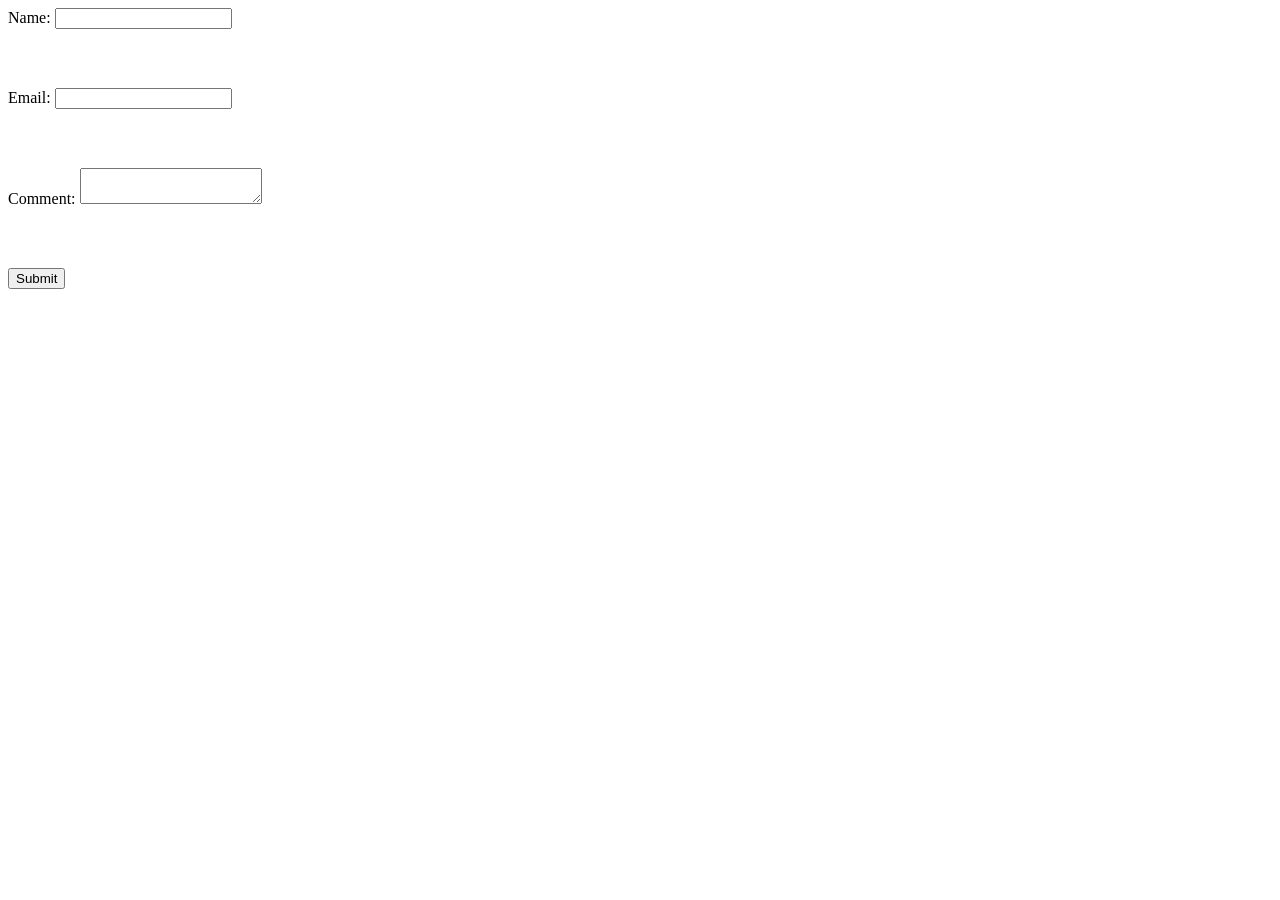
<file: index.html>
<!DOCTYPE html>
<html lang="en">
<head>
    <meta charset="UTF-8">
    <meta name="viewport" content="width=device-width, initial-scale=1.0">
    <title>Document</title>
    <style>
        .error {
            color: red;
            display: block;
            min-height: 1.2em;
            margin-top: 4px;
        }

        .invalid {
            border: 2px solid red;
        }
    </style>
</head>
<body>
    <form id="myForm" novalidate>
        <label for="name">Name:</label>
        <input type="text" id="name" name="name" autocomplete="name" aria-describedby="nameError">
        <span id="nameError" class="error" aria-live="polite"></span>
        <br><br>

        <label for="email">Email:</label>
        <input type="email" id="email" name="email" autocomplete="email" aria-describedby="emailError">
        <span id="emailError" class="error" aria-live="polite"></span>
        <br><br>

        <label for="comment">Comment:</label>
        <textarea id="comment" name="comment" aria-describedby="commentError"></textarea>
        <span id="commentError" class="error" aria-live="polite"></span>
        <br><br>

        <button type="submit">Submit</button>
    </form>

    <script src="script.js"></script>
</body>
</html>
</file>
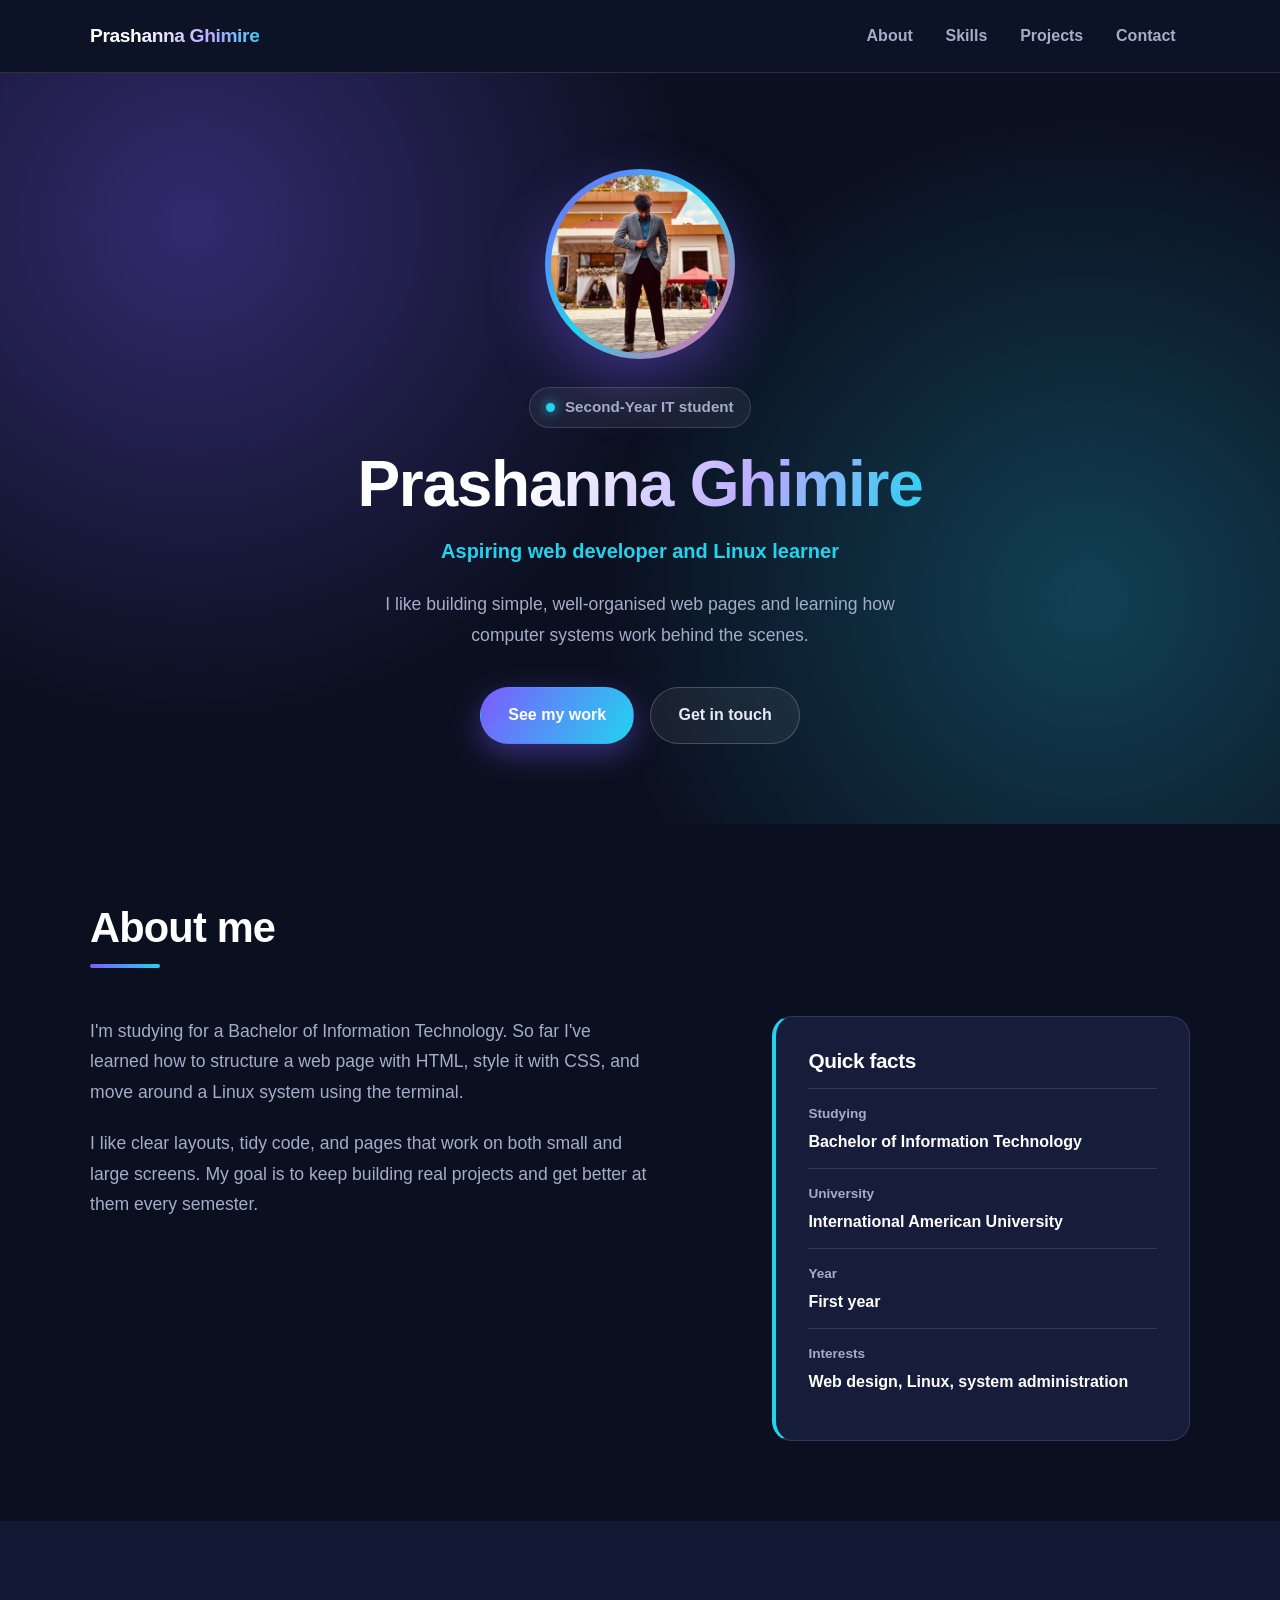
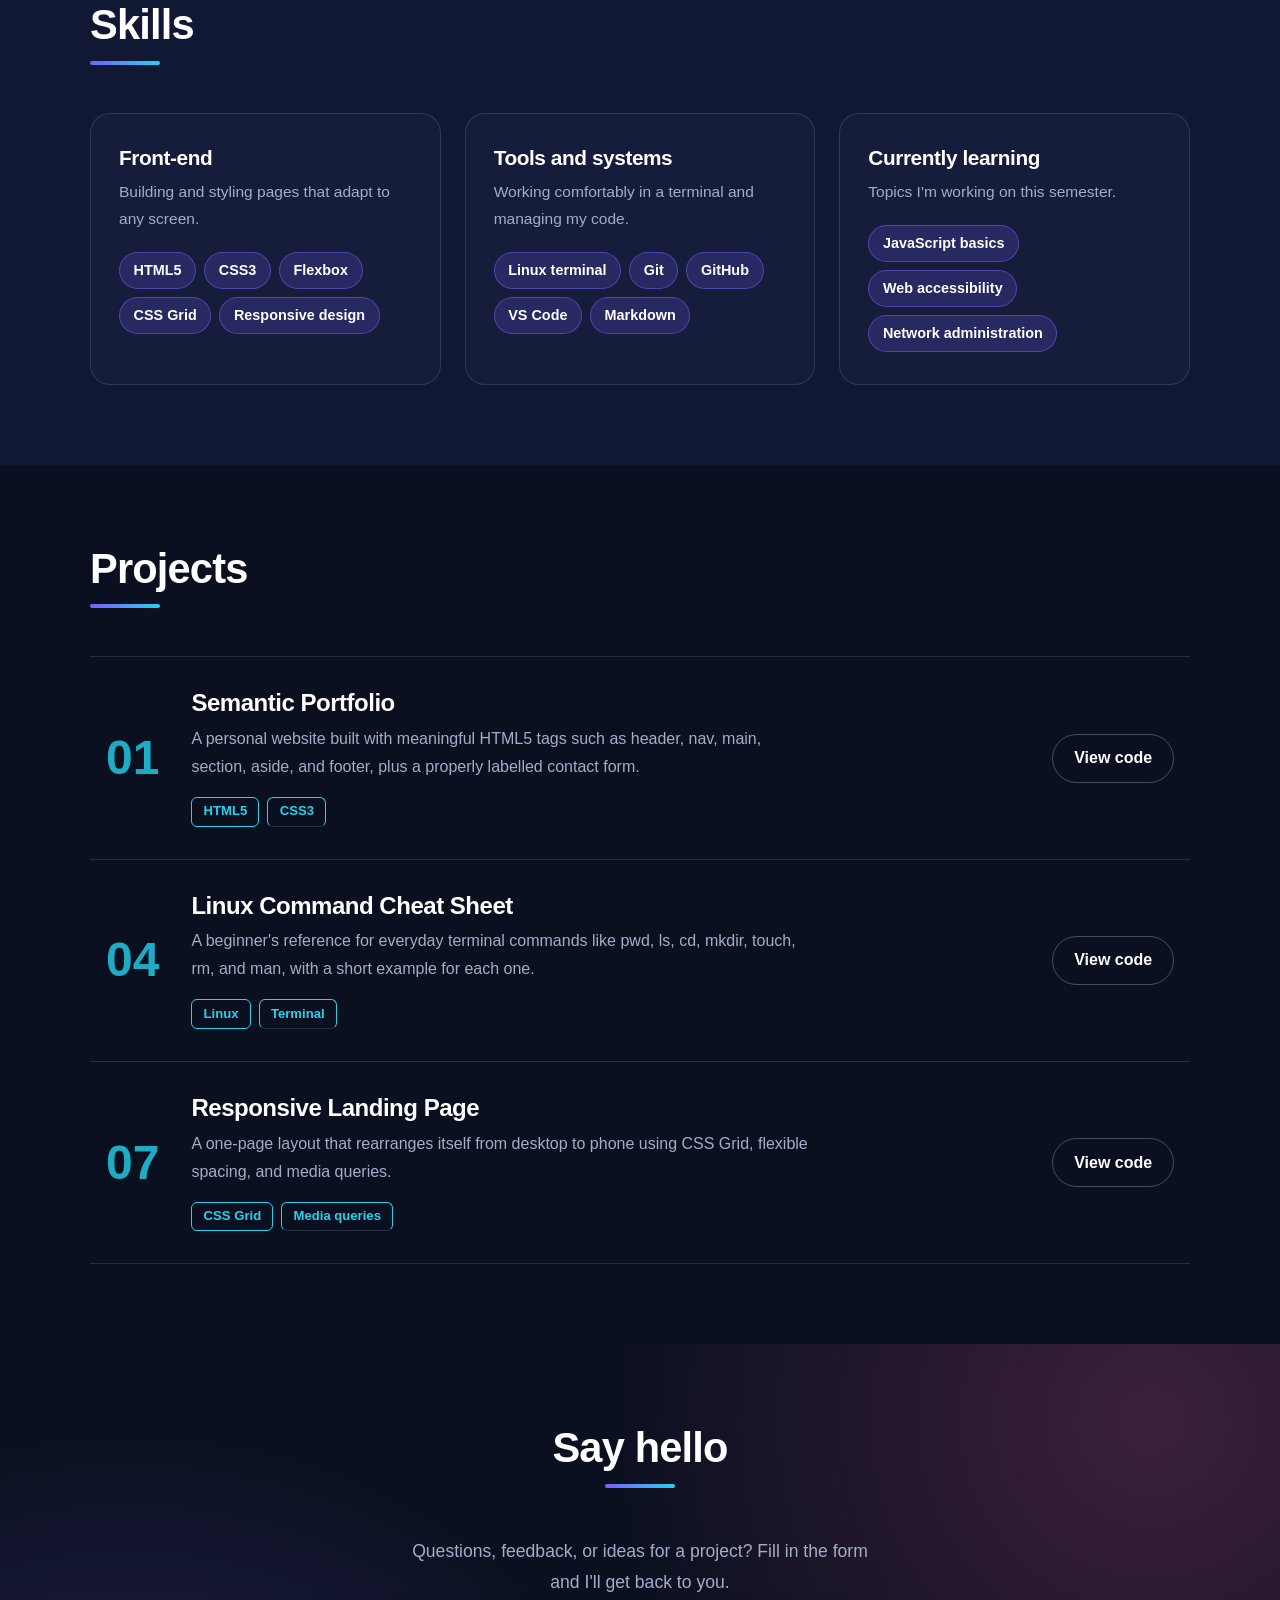
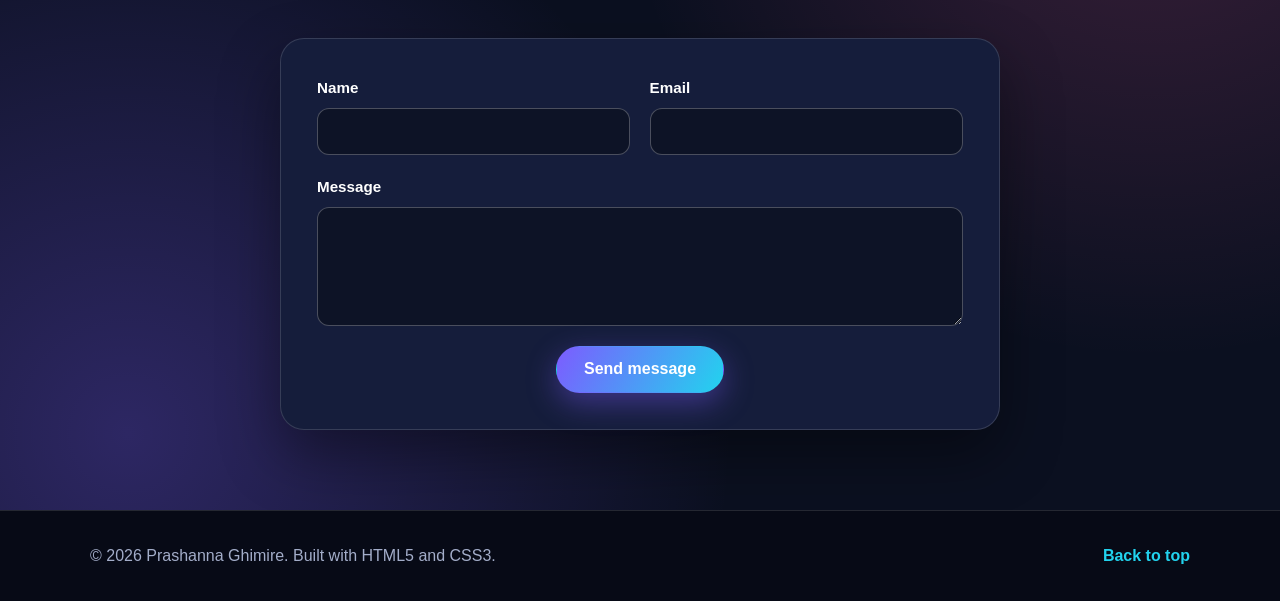
<file: week3.html>
<!DOCTYPE html>
<html lang="en">
<head>
    <meta charset="utf-8">
    <meta name="viewport" content="width=device-width, initial-scale=1">
    <meta name="description" content="Prashanna Ghimire's personal portfolio: a first-year IT student learning web development and Linux system basics.">
    <title>Prashanna Ghimire | Personal Portfolio</title>
    <link rel="stylesheet" href="week.css">
</head>
<body>
    <header class="site-header" id="top">
        <div class="container nav-wrap">
            <a class="brand" href="#top">Prashanna Ghimire</a>
            <nav aria-label="Primary navigation">
                <ul class="nav-list">
                    <li><a href="#about">About</a></li>
                    <li><a href="#skills">Skills</a></li>
                    <li><a href="#projects">Projects</a></li>
                    <li><a href="#contact">Contact</a></li>
                </ul>
            </nav>
        </div>
    </header>

    <main>
        <section class="hero">
            <div class="container hero-inner">
                <figure class="profile-photo">
                    <img src="prashanna.png" alt="Portrait of Prashanna Ghimire">
                </figure>
                <p class="tagline">Second-Year IT student</p>
                <h1>Prashanna Ghimire</h1>
                <p class="hero-role">Aspiring web developer and Linux learner</p>
                <p class="hero-text">
                    I like building simple, well-organised web pages and learning how
                    computer systems work behind the scenes.
                </p>
                <div class="hero-actions">
                    <a class="button primary" href="#projects">See my work</a>
                    <a class="button secondary" href="#contact">Get in touch</a>
                </div>
            </div>
        </section>

        <section class="section" id="about">
            <div class="container">
                <h2>About me</h2>
                <div class="about-grid">
                    <div class="about-text">
                        <p>
                            I'm studying for a Bachelor of Information Technology.
                            So far I've learned how to structure a web page with HTML,
                            style it with CSS, and move around a Linux system using
                            the terminal.
                        </p>
                        <p>
                            I like clear layouts, tidy code, and pages that work
                            on both small and large screens. My goal is to
                            keep building real projects and get better at them
                            every semester.
                        </p>
                    </div>
                    <aside class="facts">
                        <h3>Quick facts</h3>
                        <dl>
                            <div>
                                <dt>Studying</dt>
                                <dd>Bachelor of Information Technology</dd>
                            </div>
                            <div>
                                <dt>University</dt>
                                <dd>International American University</dd>
                            </div>
                            <div>
                                <dt>Year</dt>
                                <dd>First year</dd>
                            </div>
                            <div>
                                <dt>Interests</dt>
                                <dd>Web design, Linux, system administration</dd>
                            </div>
                        </dl>
                    </aside>
                </div>
            </div>
        </section>

        <section class="section alt" id="skills">
            <div class="container">
                <h2>Skills</h2>
                <div class="skill-groups">
                    <article class="skill-group">
                        <h3>Front-end</h3>
                        <p>Building and styling pages that adapt to any screen.</p>
                        <ul class="chips">
                            <li>HTML5</li>
                            <li>CSS3</li>
                            <li>Flexbox</li>
                            <li>CSS Grid</li>
                            <li>Responsive design</li>
                        </ul>
                    </article>
                    <article class="skill-group">
                        <h3>Tools and systems</h3>
                        <p>Working comfortably in a terminal and managing my code.</p>
                        <ul class="chips">
                            <li>Linux terminal</li>
                            <li>Git</li>
                            <li>GitHub</li>
                            <li>VS Code</li>
                            <li>Markdown</li>
                        </ul>
                    </article>
                    <article class="skill-group">
                        <h3>Currently learning</h3>
                        <p>Topics I'm working on this semester.</p>
                        <ul class="chips">
                            <li>JavaScript basics</li>
                            <li>Web accessibility</li>
                            <li>Network administration</li>
                        </ul>
                    </article>
                </div>
            </div>
        </section>

        <section class="section" id="projects">
            <div class="container">
                <h2>Projects</h2>
                <ol class="project-list">
                    <li>
                        <article class="project-row">
                            <div class="project-body">
                                <h3>Semantic Portfolio</h3>
                                <p>
                                    A personal website built with meaningful HTML5 tags such as
                                    header, nav, main, section, aside, and footer, plus a
                                    properly labelled contact form.
                                </p>
                                <ul class="tags">
                                    <li>HTML5</li>
                                    <li>CSS3</li>
                                </ul>
                            </div>
                            <a class="project-link" href="https://github.com/" target="_blank" rel="noopener noreferrer">View code</a>
                        </article>
                    </li>
                    <li>
                        <article class="project-row">
                            <div class="project-body">
                                <h3>Linux Command Cheat Sheet</h3>
                                <p>
                                    A beginner's reference for everyday terminal commands like
                                    pwd, ls, cd, mkdir, touch, rm, and man, with a short
                                    example for each one.
                                </p>
                                <ul class="tags">
                                    <li>Linux</li>
                                    <li>Terminal</li>
                                </ul>
                            </div>
                            <a class="project-link" href="https://github.com/" target="_blank" rel="noopener noreferrer">View code</a>
                        </article>
                    </li>
                    <li>
                        <article class="project-row">
                            <div class="project-body">
                                <h3>Responsive Landing Page</h3>
                                <p>
                                    A one-page layout that rearranges itself from desktop to
                                    phone using CSS Grid, flexible spacing, and media queries.
                                </p>
                                <ul class="tags">
                                    <li>CSS Grid</li>
                                    <li>Media queries</li>
                                </ul>
                            </div>
                            <a class="project-link" href="https://github.com/" target="_blank" rel="noopener noreferrer">View code</a>
                        </article>
                    </li>
                </ol>
            </div>
        </section>

        <section class="section contact-section" id="contact">
            <div class="container contact-inner">
                <div class="contact-intro">
                    <h2>Say hello</h2>
                    <p>Questions, feedback, or ideas for a project? Fill in the form and I'll get back to you.</p>
                </div>
                <form class="contact-form" action="#" method="post">
                    <div class="form-split">
                        <div class="form-row">
                            <label for="name">Name</label>
                            <input id="name" name="name" type="text" autocomplete="name" required>
                        </div>
                        <div class="form-row">
                            <label for="email">Email</label>
                            <input id="email" name="email" type="email" autocomplete="email" required>
                        </div>
                    </div>
                    <div class="form-row">
                        <label for="message">Message</label>
                        <textarea id="message" name="message" rows="5" required></textarea>
                    </div>
                    <button class="button primary" type="submit">Send message</button>
                </form>
            </div>
        </section>
    </main>

    <footer class="site-footer">
        <div class="container footer-wrap">
            <p>&copy; 2026 Prashanna Ghimire. Built with HTML5 and CSS3.</p>
            <a href="#top">Back to top</a>
        </div>
    </footer>
</body>
</html>
</file>
<file: week.css>
/* ==========================================================
   Prashanna Ghimire - Portfolio
   Midnight theme with glowing gradient accents
   (all colours are written directly, no CSS variables)
   ========================================================== */

/* ---------- Reset and base ---------- */
* {
    box-sizing: border-box;
}

html {
    background-color: #0b1020;
    scroll-behavior: smooth;
    scroll-padding-top: 90px;
}

body {
    margin: 0;
    font-family: "Segoe UI", Roboto, Helvetica, Arial, sans-serif;
    line-height: 1.75;
    color: #e8ecf8;
    background-color: #0b1020;
}

h1,
h2,
h3 {
    margin: 0;
    line-height: 1.15;
    letter-spacing: -0.02em;
}

a {
    color: inherit;
}

a:focus,
input:focus,
textarea:focus,
button:focus {
    outline: 2px solid #22d3ee;
    outline-offset: 3px;
}

::selection {
    background: #7c5cff;
    color: #ffffff;
}

.container {
    width: 92%;
    max-width: 1100px;
    margin-left: auto;
    margin-right: auto;
}

/* ---------- Header ---------- */
.site-header {
    position: sticky;
    top: 0;
    z-index: 20;
    background-color: #0d1326;
    border-bottom: 1px solid rgba(255, 255, 255, 0.12);
}

.nav-wrap {
    display: flex;
    justify-content: space-between;
    align-items: center;
    gap: 1.5rem;
    min-height: 72px;
}

.brand {
    color: #ffffff;
    font-size: 1.2rem;
    font-weight: 800;
    letter-spacing: -0.02em;
    text-decoration: none;
}

.nav-list {
    display: flex;
    flex-wrap: wrap;
    gap: 0.25rem;
    margin: 0;
    padding: 0;
    list-style: none;
}

.nav-list a {
    position: relative;
    display: block;
    padding: 0.4rem 0.9rem;
    color: #a3adc9;
    font-weight: 600;
    text-decoration: none;
    transition: color 0.25s;
}

/* Underline that grows from the centre on hover */
.nav-list a::after {
    content: "";
    position: absolute;
    left: 50%;
    bottom: 0;
    width: 0;
    height: 2px;
    background: linear-gradient(120deg, #7c5cff, #22d3ee);
    transition: width 0.3s, left 0.3s;
}

.nav-list a:hover,
.nav-list a:focus {
    color: #ffffff;
}

.nav-list a:hover::after,
.nav-list a:focus::after {
    left: 15%;
    width: 70%;
}

/* ---------- Hero ---------- */
.hero {
    position: relative;
    padding: 6rem 0 5rem;
    overflow: hidden;
    background-color: #0b1020;
    background-image:
        radial-gradient(circle at 15% 20%, rgba(124, 92, 255, 0.35), transparent 40%),
        radial-gradient(circle at 85% 70%, rgba(34, 211, 238, 0.25), transparent 40%);
}

.hero-inner {
    position: relative;
    display: flex;
    flex-direction: column;
    align-items: center;
    text-align: center;
}

.profile-photo {
    width: 190px;
    height: 190px;
    margin: 0 0 1.75rem;
    padding: 6px;
    border-radius: 50%;
    background: linear-gradient(135deg, #7c5cff, #22d3ee, #ff5fa2);
    box-shadow: 0 25px 60px rgba(124, 92, 255, 0.4);
}

.profile-photo img {
    display: block;
    width: 100%;
    height: 100%;
    object-fit: cover;
    border-radius: 50%;
    background-color: #111833;
}

.tagline {
    display: inline-flex;
    align-items: center;
    gap: 0.6rem;
    margin: 0 0 1.25rem;
    padding: 0.4rem 1rem;
    background-color: rgba(255, 255, 255, 0.06);
    border: 1px solid rgba(255, 255, 255, 0.14);
    border-radius: 999px;
    color: #a3adc9;
    font-size: 0.95rem;
    font-weight: 600;
}

/* Small glowing dot */
.tagline::before {
    content: "";
    width: 9px;
    height: 9px;
    border-radius: 50%;
    background-color: #22d3ee;
    box-shadow: 0 0 12px #22d3ee;
}

.hero h1 {
    color: #ffffff;
    font-size: 4rem;
    font-weight: 800;
}

.hero-role {
    margin: 0.75rem 0 0;
    color: #22d3ee;
    font-size: 1.25rem;
    font-weight: 600;
}

.hero-text {
    max-width: 560px;
    margin: 1.25rem 0 0;
    color: #a3adc9;
    font-size: 1.1rem;
}

.hero-actions {
    display: flex;
    flex-wrap: wrap;
    justify-content: center;
    gap: 1rem;
    margin-top: 2.25rem;
}

/* Gradient text (only used where the browser supports it,
   otherwise the plain colours above stay visible) */
@supports ((-webkit-background-clip: text) or (background-clip: text)) {
    .brand,
    .hero h1 {
        background-image: linear-gradient(120deg, #ffffff 30%, #b9a9ff 70%, #22d3ee);
        -webkit-background-clip: text;
        background-clip: text;
        -webkit-text-fill-color: transparent;
    }
}

/* ---------- Buttons ---------- */
.button {
    display: inline-block;
    padding: 0.85rem 1.7rem;
    border: 1px solid transparent;
    border-radius: 999px;
    font-family: inherit;
    font-size: 1rem;
    font-weight: 700;
    text-decoration: none;
    cursor: pointer;
    transition: transform 0.25s, box-shadow 0.25s, background-color 0.25s;
}

.button:hover {
    transform: translateY(-3px);
}

.primary {
    color: #ffffff;
    background-color: #7c5cff;
    background-image: linear-gradient(120deg, #7c5cff, #22d3ee);
    box-shadow: 0 10px 30px rgba(124, 92, 255, 0.4);
}

.primary:hover {
    box-shadow: 0 14px 38px rgba(34, 211, 238, 0.45);
}

.secondary {
    color: #e8ecf8;
    background-color: rgba(255, 255, 255, 0.06);
    border-color: rgba(255, 255, 255, 0.2);
}

.secondary:hover {
    background-color: rgba(255, 255, 255, 0.14);
}

/* ---------- Sections ---------- */
.section {
    padding: 5rem 0;
    background-color: #0b1020;
}

.alt {
    background-color: #111833;
}

.section h2 {
    position: relative;
    margin-bottom: 3rem;
    padding-bottom: 1rem;
    color: #ffffff;
    font-size: 2.6rem;
}

/* Gradient bar under each heading */
.section h2::after {
    content: "";
    position: absolute;
    left: 0;
    bottom: 0;
    width: 70px;
    height: 4px;
    border-radius: 4px;
    background: linear-gradient(120deg, #7c5cff, #22d3ee);
}

/* ---------- About ---------- */
.about-grid {
    display: grid;
    grid-template-columns: 1.2fr 0.8fr;
    gap: 3.5rem;
    align-items: start;
}

.about-text p {
    max-width: 560px;
    margin: 0 0 1.25rem;
    color: #a3adc9;
    font-size: 1.1rem;
}

.facts {
    padding: 2rem;
    background-color: #151d3b;
    border: 1px solid rgba(255, 255, 255, 0.12);
    border-left: 4px solid #22d3ee;
    border-radius: 20px;
}

.facts h3 {
    margin-bottom: 1rem;
    color: #ffffff;
    font-size: 1.3rem;
}

.facts dl {
    margin: 0;
}

.facts dl > div {
    padding: 0.8rem 0;
    border-top: 1px solid rgba(255, 255, 255, 0.12);
}

.facts dt {
    color: #a3adc9;
    font-size: 0.85rem;
    font-weight: 600;
}

.facts dd {
    margin: 0.1rem 0 0;
    color: #ffffff;
    font-weight: 600;
}

/* ---------- Skills ---------- */
.skill-groups {
    display: grid;
    grid-template-columns: repeat(3, 1fr);
    gap: 1.5rem;
}

.skill-group {
    padding: 2rem 1.75rem;
    background-color: #151d3b;
    border: 1px solid rgba(255, 255, 255, 0.12);
    border-radius: 20px;
    transition: transform 0.3s, border-color 0.3s, box-shadow 0.3s;
}

.skill-group:hover {
    transform: translateY(-6px);
    border-color: #7c5cff;
    box-shadow: 0 18px 40px rgba(0, 0, 0, 0.4);
}

.skill-group h3 {
    color: #ffffff;
    font-size: 1.3rem;
}

.skill-group p {
    margin: 0.5rem 0 1.25rem;
    color: #a3adc9;
    font-size: 0.97rem;
}

.chips,
.tags {
    display: flex;
    flex-wrap: wrap;
    gap: 0.5rem;
    margin: 0;
    padding: 0;
    list-style: none;
}

.chips li {
    padding: 0.3rem 0.85rem;
    background-color: rgba(124, 92, 255, 0.2);
    border: 1px solid rgba(124, 92, 255, 0.5);
    border-radius: 999px;
    color: #ffffff;
    font-size: 0.9rem;
    font-weight: 600;
}

/* ---------- Projects ---------- */
.project-list {
    margin: 0;
    padding: 0;
    list-style: none;
    counter-reset: project;
}

.project-list li {
    counter-increment: project;
    border-top: 1px solid rgba(255, 255, 255, 0.12);
}

.project-list li:last-child {
    border-bottom: 1px solid rgba(255, 255, 255, 0.12);
}

.project-row {
    display: grid;
    grid-template-columns: auto 1fr auto;
    align-items: center;
    gap: 2rem;
    padding: 2rem 1rem;
    transition: background-color 0.3s;
}

.project-row:hover {
    background-color: rgba(255, 255, 255, 0.05);
}

/* Big outlined number taken from the list counter */
.project-row::before {
    content: "0" counter(project);
    color: #22d3ee;
    font-size: 3rem;
    font-weight: 800;
    line-height: 1;
    opacity: 0.8;
}

.project-body h3 {
    margin-bottom: 0.5rem;
    color: #ffffff;
    font-size: 1.5rem;
}

.project-body p {
    max-width: 620px;
    margin: 0 0 1rem;
    color: #a3adc9;
}

.tags li {
    padding: 0.15rem 0.7rem;
    border: 1px solid #22d3ee;
    border-radius: 6px;
    color: #22d3ee;
    font-size: 0.82rem;
    font-weight: 600;
}

.project-link {
    padding: 0.6rem 1.3rem;
    border: 1px solid rgba(255, 255, 255, 0.25);
    border-radius: 999px;
    color: #ffffff;
    font-weight: 700;
    text-decoration: none;
    white-space: nowrap;
    transition: background-color 0.25s, border-color 0.25s;
}

.project-link:hover {
    background-color: #7c5cff;
    border-color: #7c5cff;
}

/* ---------- Contact ---------- */
.contact-section {
    background-color: #0b1020;
    background-image:
        radial-gradient(circle at 90% 10%, rgba(255, 95, 162, 0.2), transparent 40%),
        radial-gradient(circle at 10% 90%, rgba(124, 92, 255, 0.3), transparent 45%);
}

.contact-inner {
    max-width: 720px;
}

.contact-intro {
    text-align: center;
}

.contact-intro h2::after {
    left: 50%;
    margin-left: -35px;
}

.contact-intro p {
    max-width: 460px;
    margin: 0 auto 2.5rem;
    color: #a3adc9;
    font-size: 1.1rem;
}

.contact-form {
    display: grid;
    gap: 1.2rem;
    padding: 2.25rem;
    background-color: #151d3b;
    border: 1px solid rgba(255, 255, 255, 0.14);
    border-radius: 24px;
    box-shadow: 0 25px 60px rgba(0, 0, 0, 0.4);
}

.form-split {
    display: grid;
    grid-template-columns: 1fr 1fr;
    gap: 1.2rem;
}

.form-row {
    display: grid;
    gap: 0.4rem;
}

.form-row label {
    color: #ffffff;
    font-size: 0.95rem;
    font-weight: 600;
}

.form-row input,
.form-row textarea {
    width: 100%;
    padding: 0.85rem 1rem;
    color: #ffffff;
    font-family: inherit;
    font-size: 1rem;
    background-color: #0d1326;
    border: 1px solid rgba(255, 255, 255, 0.25);
    border-radius: 12px;
    transition: border-color 0.25s, box-shadow 0.25s;
}

.form-row input:focus,
.form-row textarea:focus {
    outline: none;
    border-color: #22d3ee;
    box-shadow: 0 0 0 4px rgba(34, 211, 238, 0.2);
}

.form-row textarea {
    resize: vertical;
}

.contact-form .button {
    justify-self: center;
}

/* ---------- Footer ---------- */
.site-footer {
    background-color: #070a16;
    border-top: 1px solid rgba(255, 255, 255, 0.12);
    color: #a3adc9;
}

.footer-wrap {
    display: flex;
    justify-content: space-between;
    align-items: center;
    gap: 1rem;
    min-height: 90px;
}

.footer-wrap p {
    margin: 0;
}

.footer-wrap a {
    color: #22d3ee;
    font-weight: 600;
    text-decoration: none;
}

.footer-wrap a:hover {
    text-decoration: underline;
}

/* ---------- Animations (hero only) ---------- */
.hero-inner > * {
    animation: rise 0.8s ease-out both;
}

.hero-inner > :nth-child(2) { animation-delay: 0.1s; }
.hero-inner > :nth-child(3) { animation-delay: 0.2s; }
.hero-inner > :nth-child(4) { animation-delay: 0.3s; }
.hero-inner > :nth-child(5) { animation-delay: 0.4s; }
.hero-inner > :nth-child(6) { animation-delay: 0.5s; }

@keyframes rise {
    from { opacity: 0; transform: translateY(24px); }
    to   { opacity: 1; transform: translateY(0); }
}

/* ---------- Tablet and mobile ---------- */
@media (max-width: 860px) {
    .hero {
        padding: 4rem 0 3.5rem;
    }

    .hero h1 {
        font-size: 3rem;
    }

    .about-grid,
    .skill-groups {
        grid-template-columns: 1fr;
    }

    .section {
        padding: 4rem 0;
    }

    .project-row {
        grid-template-columns: 1fr;
        gap: 1rem;
        padding: 1.75rem 0.5rem;
    }

    .project-row::before {
        font-size: 2.2rem;
    }

    .project-link {
        justify-self: start;
    }
}

@media (max-width: 540px) {
    .nav-wrap {
        flex-direction: column;
        align-items: flex-start;
        gap: 0.25rem;
        padding: 0.75rem 0;
    }

    .nav-list a {
        padding-left: 0;
        padding-right: 0.9rem;
    }

    .profile-photo {
        width: 150px;
        height: 150px;
    }

    .hero h1 {
        font-size: 2.3rem;
    }

    .hero-actions .button {
        width: 100%;
        text-align: center;
    }

    .section h2 {
        font-size: 2.1rem;
    }

    .form-split {
        grid-template-columns: 1fr;
    }

    .contact-form {
        padding: 1.5rem;
    }

    .footer-wrap {
        flex-direction: column;
        align-items: flex-start;
        padding: 1.25rem 0;
    }
}

/* Respect people who prefer less motion */
@media (prefers-reduced-motion: reduce) {
    * {
        animation: none !important;
        transition: none !important;
    }
}
</file>
